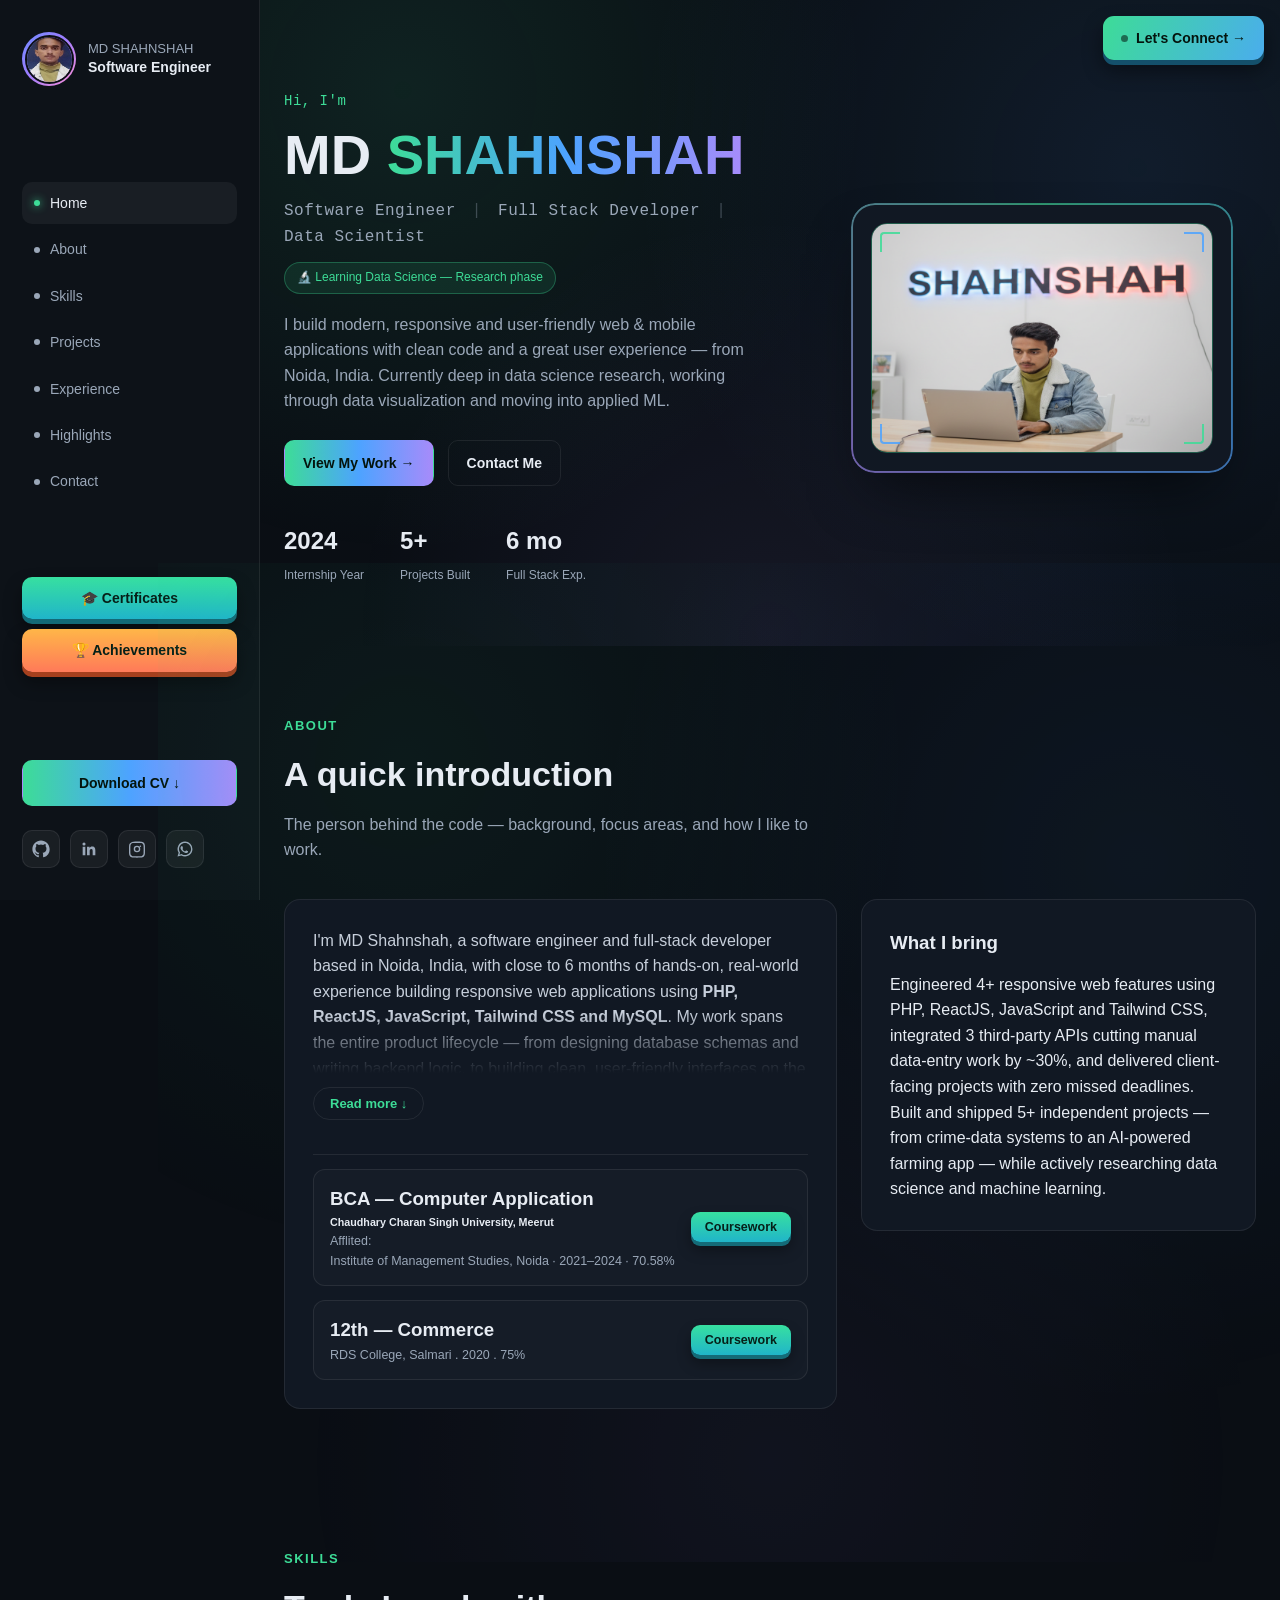
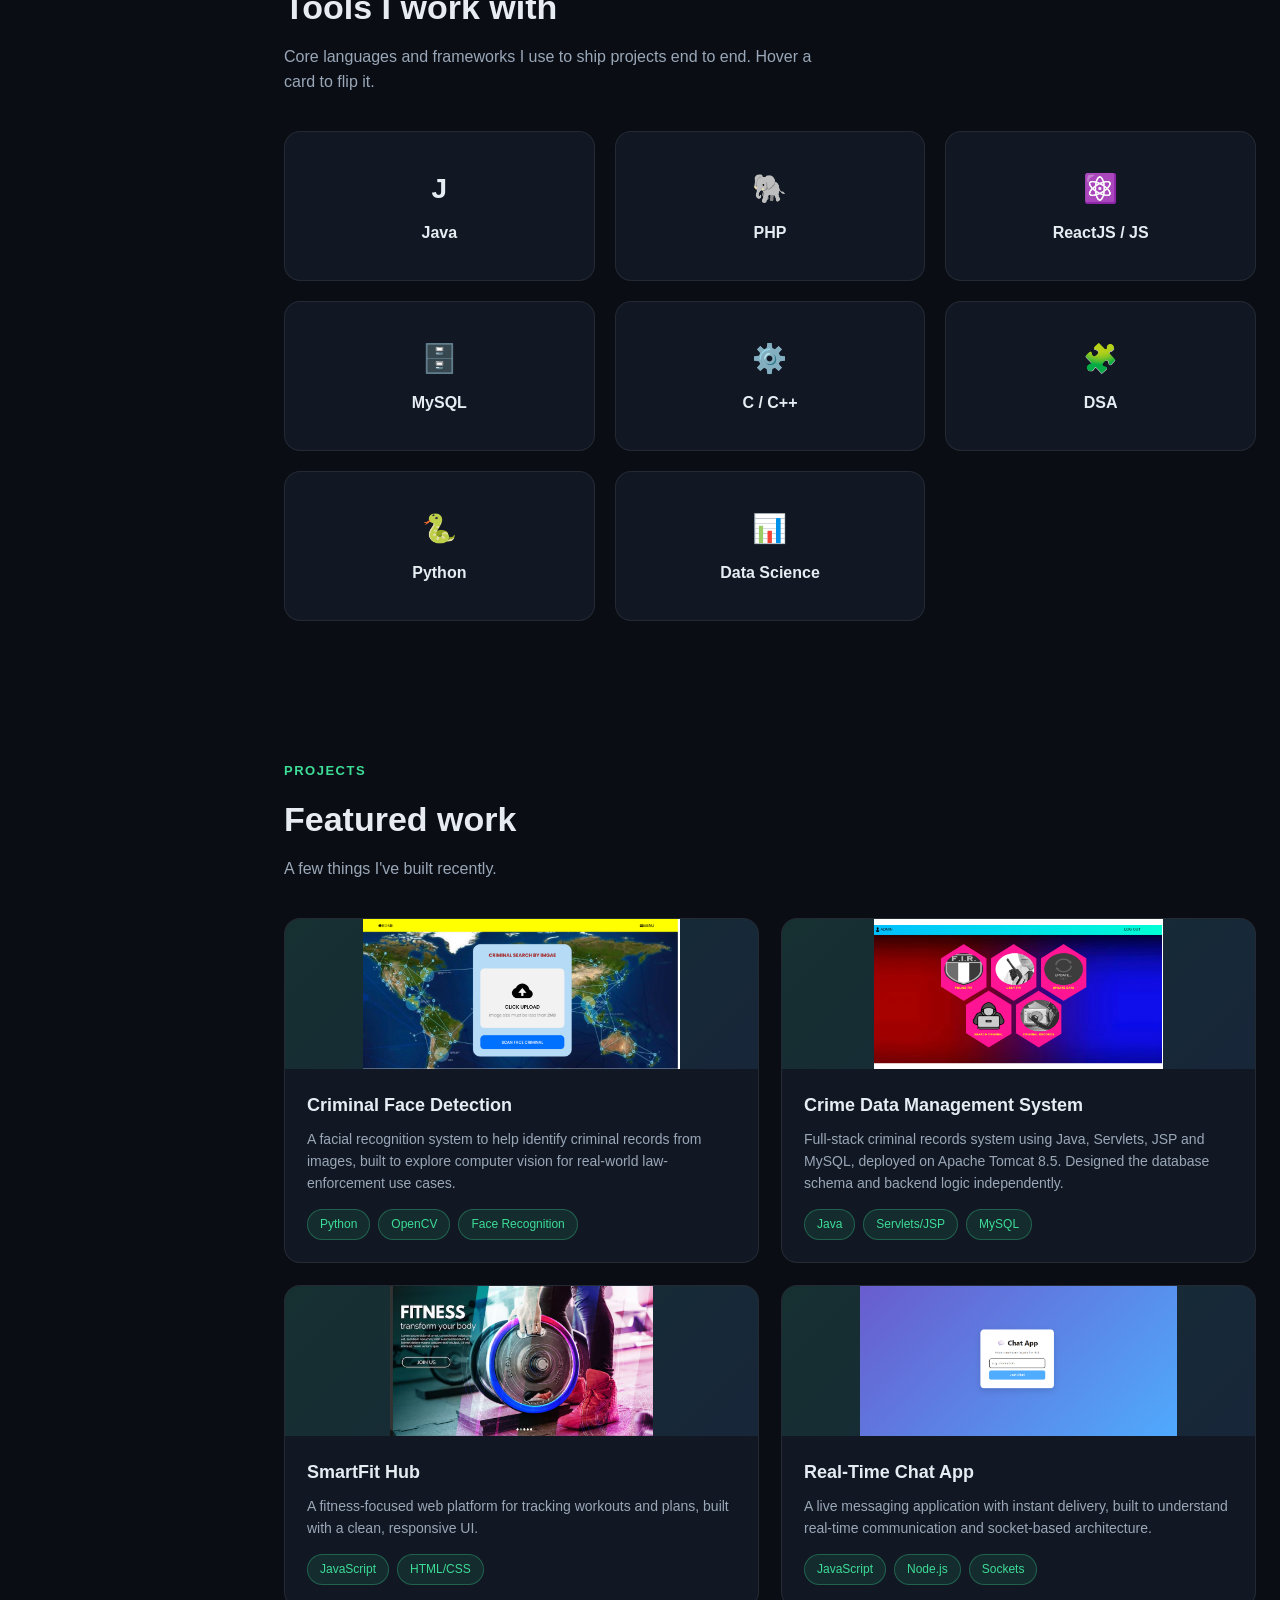
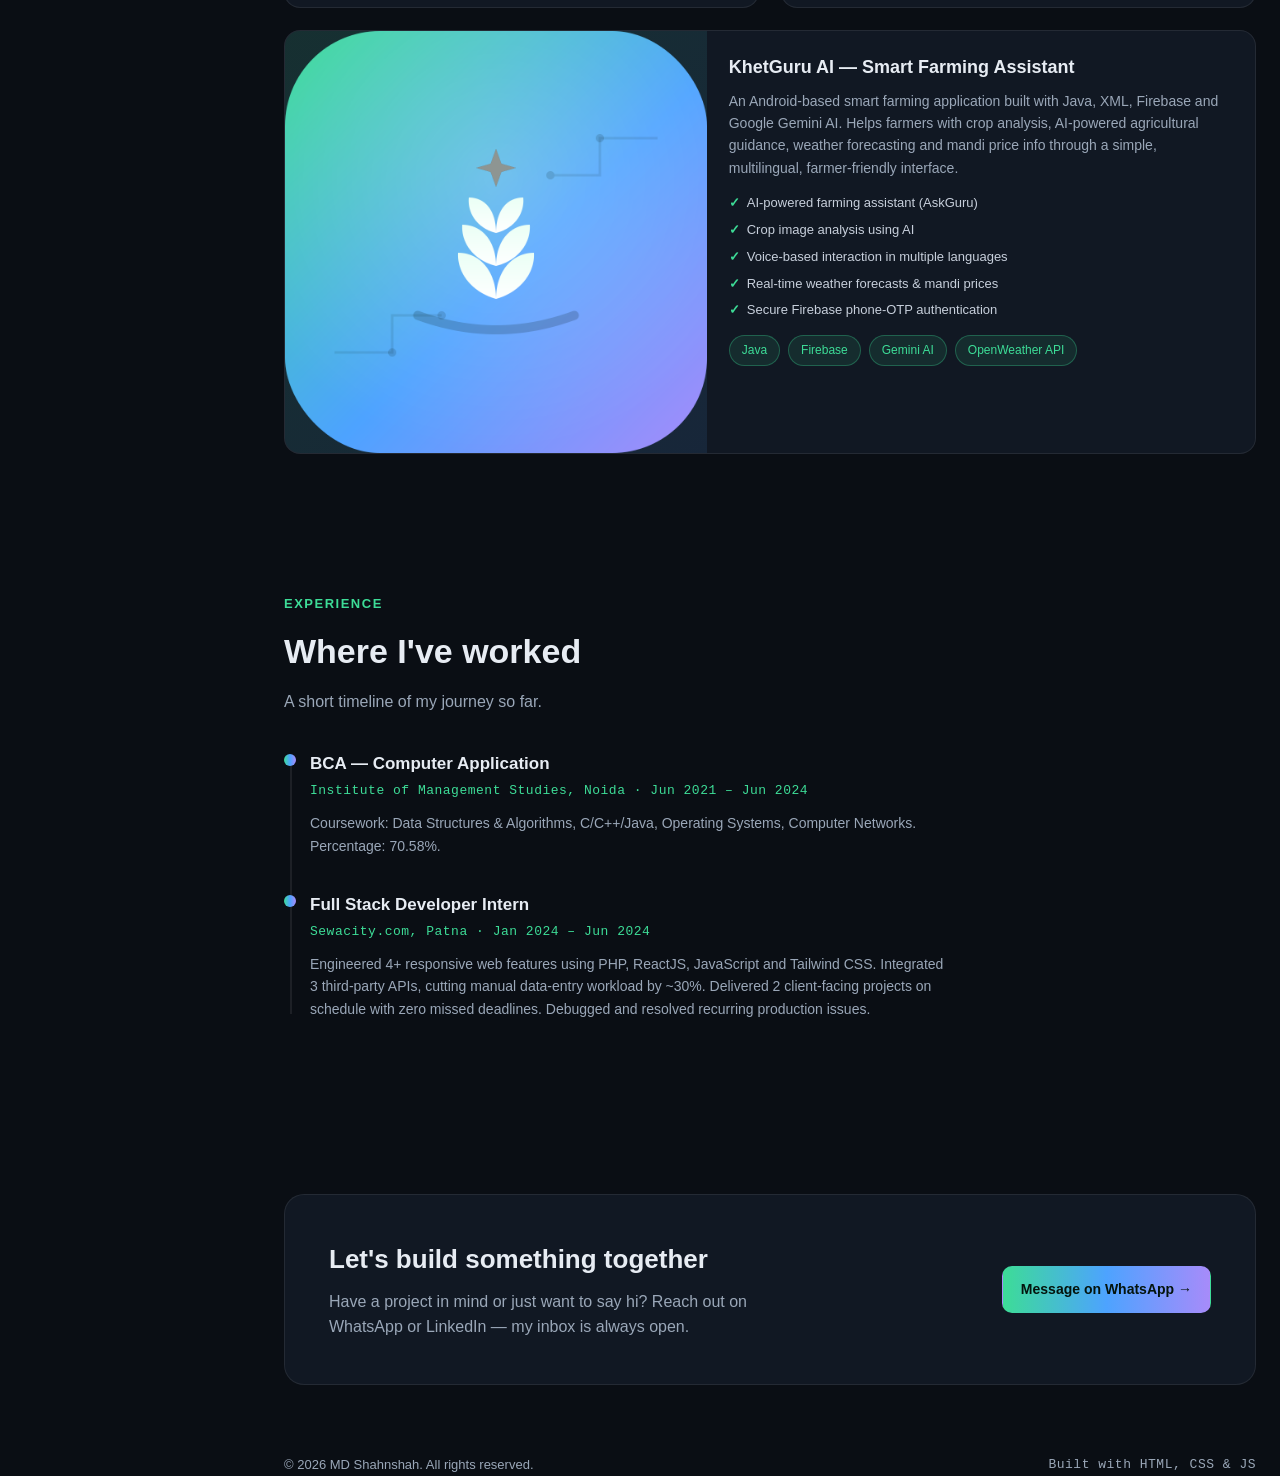
<file: index.html>
<!DOCTYPE html>
<html lang="en">
<head>
<meta charset="UTF-8">
<meta name="viewport" content="width=device-width, initial-scale=1.0">
<title>MD SHAHNSHAH — Software Engineer | Full Stack Developer | Data Scientist</title>
<link rel="stylesheet" href="css/style.css">

<!-- ====== FIX PATCH ====== -->
<style>
/* --- Circular gradient-ring profile avatar (topbar + sidebar) --- */
.mark-photo{
  border-radius:50%;
  overflow:hidden;
  padding:2.5px;
  background:linear-gradient(135deg,#6f8cff,#9b7dff 45%,#ff8fd6);
  flex-shrink:0;
}
.mark-photo img{
  width:100%; height:100%;
  object-fit:cover;
  border-radius:50%;
  display:block;
  border:2px solid #0b0f14;
}
.side .brand .mark-photo{ width:54px; height:54px; }
.topbar .brand .mark-photo.mark-photo-sm{ width:34px; height:34px; }

/* --- Certificates / Achievements as standalone 3D buttons --- */
.mini-3d-wrap{ perspective:700px; display:inline-block; }
.mini-3d-btn{
  display:flex; align-items:center; gap:8px;
  padding:10px 16px;
  border-radius:10px;
  font-weight:700;
  font-size:14px;
  text-decoration:none;
  color:#062018;
  background:linear-gradient(180deg,#37e0a0,#20b5c9);
  box-shadow:0 5px 0 #146b78, 0 10px 18px rgba(0,0,0,.4);
  transform:translateY(0) rotateX(0deg);
  transform-style:preserve-3d;
  transition:transform .25s cubic-bezier(.2,.8,.3,1.4), box-shadow .25s ease;
  cursor:pointer;
}
.mini-3d-btn:hover{ transform:translateY(-3px) rotateX(8deg); box-shadow:0 8px 0 #146b78, 0 16px 24px rgba(0,0,0,.45); }
.mini-3d-btn.opening{ transform:translateY(2px) rotateX(-25deg) scale(.94); box-shadow:0 2px 0 #146b78, 0 4px 10px rgba(0,0,0,.3); }
.mini-3d-btn.achieve-btn{ background:linear-gradient(180deg,#ffb648,#ff7a59); box-shadow:0 5px 0 #a5401e, 0 10px 18px rgba(0,0,0,.4); }
.mini-3d-btn.achieve-btn:hover{ box-shadow:0 8px 0 #a5401e, 0 16px 24px rgba(0,0,0,.45); }
.mini-3d-btn.achieve-btn.opening{ box-shadow:0 2px 0 #a5401e, 0 4px 10px rgba(0,0,0,.3); }

/* sidebar placement: stacked, directly under Contact */
.side .mini-btn-row{
  display:flex; flex-direction:column; gap:10px;
  margin:14px 0 4px;
}
.side .mini-btn-row .mini-3d-wrap{ display:block; }
.side .mini-btn-row .mini-3d-btn{ width:100%; justify-content:center; }

/* topbar placement: sit after Contact, on the same row */
.topbar .mini-btn-row{ display:flex; gap:10px; margin-left:10px; }
.topbar .mini-3d-btn{ padding:7px 14px; font-size:13px; }

/* --- Project thumbnails: consistent, shorter height --- */
.project-thumb.project-thumb-img{ height:150px; overflow:hidden; }
.project-thumb.project-thumb-img img{ width:100%; height:150px; object-fit:contain; object-position:center; display:block; }
.project-card-featured .project-thumb.project-thumb-img{ height:100%; }
.project-card-featured .project-thumb.project-thumb-img img{ height:100%; }
.project-card-featured{ cursor:pointer; }

/* --- KhetGuru full detail modal --- */
.kg-modal-overlay{
  position:fixed; inset:0;
  background:rgba(3,8,10,.75);
  display:none; align-items:flex-start; justify-content:center;
  z-index:1000; padding:40px 20px;
  overflow-y:auto;
}
.kg-modal-overlay.open{ display:flex; }
.kg-modal{
  background:#0f1720;
  border:1px solid rgba(255,255,255,.1);
  border-radius:16px;
  max-width:820px; width:100%;
  position:relative;
}
.kg-modal-img{ width:100%; max-height:260px; object-fit:cover; object-position:top; border-radius:16px 16px 0 0; display:block; }
.kg-modal-close{
  position:absolute; top:14px; right:16px;
  background:rgba(0,0,0,.5); border:none; color:#fff;
  width:34px; height:34px; border-radius:50%;
  cursor:pointer; font-size:17px; z-index:2;
}
.kg-modal-body{ padding:28px 30px 34px; }
.kg-modal-body h2{ margin:0 0 12px; font-size:23px; color:#fff; }
.kg-modal-body h4{ color:#7fe6b8; margin:22px 0 8px; font-size:14px; text-transform:uppercase; letter-spacing:.05em; }
.kg-modal-body h5{ color:#cfe; margin:14px 0 6px; font-size:13.5px; font-weight:700; }
.kg-modal-body p{ color:#b9c4c2; line-height:1.6; margin:0 0 12px; }
.kg-modal-body ul{ margin:0 0 4px; padding-left:20px; color:#d7e2e0; }
.kg-modal-body li{ margin-bottom:5px; line-height:1.5; }
.kg-modal-tags{ display:flex; flex-wrap:wrap; gap:8px; margin-top:16px; }
/* --- Education section (replaces old fact-list) --- */
.edu-list{ margin-top:14px; padding-top:14px; border-top:1px solid rgba(255,255,255,.08); display:flex; flex-direction:column; gap:14px; }
.edu-item{ background:rgba(255,255,255,.02); border:1px solid rgba(255,255,255,.08); border-radius:12px; padding:14px 16px; }
.edu-item-head{ display:flex; align-items:center; justify-content:space-between; gap:12px; flex-wrap:wrap; }
.edu-item-head h4{ font-size:14px; color:#e7ecf3; margin:0 0 3px; }
.edu-item-head p{ font-size:12.5px; color:#9aa7b8; margin:0; }
.edu-3d-btn{
  flex-shrink:0;
  padding:8px 14px;
  border-radius:9px;
  font-weight:700;
  font-size:12.5px;
  color:#062018;
  background:linear-gradient(180deg,#37e0a0,#20b5c9);
  box-shadow:0 4px 0 #146b78, 0 8px 14px rgba(0,0,0,.35);
  border:none;
  cursor:pointer;
  transform:translateY(0);
  transition:transform .18s cubic-bezier(.2,.8,.3,1.4), box-shadow .18s ease;
}
.edu-3d-btn:hover{ transform:translateY(-2px); box-shadow:0 6px 0 #146b78, 0 12px 18px rgba(0,0,0,.4); }
.edu-3d-btn.active{ transform:translateY(2px) scale(.97); box-shadow:0 2px 0 #146b78, 0 4px 8px rgba(0,0,0,.3); }
.edu-item-body{ max-height:0; overflow:hidden; transition:max-height .4s ease, margin-top .4s ease; margin-top:0; }
.edu-item-body.open{ max-height:300px; margin-top:12px; }
.edu-item-body ul{ list-style:none; margin:0; padding:0; display:grid; grid-template-columns:1fr 1fr; gap:8px; }
.edu-item-body li{ font-size:12.5px; color:#c7cfdb; padding-left:14px; position:relative; }
.edu-item-body li::before{ content:'▹'; position:absolute; left:0; color:#3ddc97; }
@media (max-width:520px){ .edu-item-body ul{ grid-template-columns:1fr; } }
</style>
</head>
<body>

<div class="floating-connect-wrap">
  <a href="#contact" class="floating-connect" id="floatingConnect"><span class="fc-dot"></span> Let's Connect →</a>
</div>

<div class="topbar">
  <div class="brand"><div class="mark-photo mark-photo-sm"><img src="assets/profile.jpg" alt="MD SHAHNSHAH"></div></div>
  <nav>
    <a href="#home">Home</a>
    <a href="#about">About</a>
    <a href="#skills">Skills</a>
    <a href="#projects">Projects</a>
    <a href="#experience">Experience</a>
    <a href="#highlights">Highlights</a>
    <a href="#contact">Contact</a>
    <div class="mini-btn-row">
      <div class="mini-3d-wrap"><span class="mini-3d-btn cert-btn" data-href="certificates.html">🎓 Certificates</span></div>
      <div class="mini-3d-wrap"><span class="mini-3d-btn achieve-btn" data-href="achievements.html">🏆 Achievements</span></div>
    </div>
  </nav>
</div>

<div class="shell">
<aside class="side">
  <div class="brand">
    <div class="mark-photo"><img src="assets/profile.jpg" alt="MD Shahnshah"></div>
    <div class="name">MD SHAHNSHAH<br><b>Software Engineer</b></div>
  </div>
  <nav>
    <ul>
      <li><a href="#home" class="active"><span class="dot"></span> Home</a></li>
      <li><a href="#about"><span class="dot"></span> About</a></li>
      <li><a href="#skills"><span class="dot"></span> Skills</a></li>
      <li><a href="#projects"><span class="dot"></span> Projects</a></li>
      <li><a href="#experience"><span class="dot"></span> Experience</a></li>
      <li><a href="#highlights"><span class="dot"></span> Highlights</a></li>
      <li><a href="#contact"><span class="dot"></span> Contact</a></li>
    </ul>
  </nav>
  <div class="mini-btn-row">
    <div class="mini-3d-wrap"><span class="mini-3d-btn cert-btn" data-href="certificates.html">🎓 Certificates</span></div>
    <div class="mini-3d-wrap"><span class="mini-3d-btn achieve-btn" data-href="achievements.html">🏆 Achievements</span></div>
  </div>
  <div class="cta">
    <a href="assets/SHAHNSHAH-RESUME.pdf" download class="btn btn-primary">Download CV ↓</a>
    <div class="social-row">
      <a href="https://github.com/shahanshah786" title="GitHub" target="_blank" rel="noopener">
        <svg viewBox="0 0 24 24"><path d="M12 .5C5.73.5.5 5.73.5 12c0 5.09 3.29 9.4 7.86 10.93.57.1.78-.25.78-.55 0-.27-.01-1.17-.02-2.12-3.2.7-3.88-1.36-3.88-1.36-.52-1.33-1.28-1.68-1.28-1.68-1.04-.71.08-.7.08-.7 1.15.08 1.76 1.18 1.76 1.18 1.03 1.76 2.7 1.25 3.36.96.1-.75.4-1.25.73-1.54-2.55-.29-5.24-1.28-5.24-5.68 0-1.25.45-2.28 1.18-3.08-.12-.29-.51-1.46.11-3.04 0 0 .96-.31 3.15 1.18a10.9 10.9 0 0 1 5.74 0c2.19-1.49 3.15-1.18 3.15-1.18.62 1.58.23 2.75.11 3.04.73.8 1.18 1.83 1.18 3.08 0 4.41-2.69 5.38-5.25 5.67.41.36.78 1.06.78 2.14 0 1.55-.01 2.79-.01 3.17 0 .3.2.66.79.55A10.52 10.52 0 0 0 23.5 12C23.5 5.73 18.27.5 12 .5Z"/></svg>
      </a>
      <a href="https://www.linkedin.com/in/md-shahnshah-4562a4266/" title="LinkedIn" target="_blank" rel="noopener">
        <svg viewBox="0 0 24 24"><path d="M20.45 20.45h-3.55v-5.57c0-1.33-.02-3.03-1.85-3.03-1.85 0-2.14 1.45-2.14 2.94v5.66H9.36V9h3.41v1.56h.05c.47-.9 1.63-1.85 3.36-1.85 3.6 0 4.27 2.37 4.27 5.45v6.29ZM5.34 7.43a2.06 2.06 0 1 1 0-4.12 2.06 2.06 0 0 1 0 4.12ZM7.12 20.45H3.56V9h3.56v11.45Z"/></svg>
      </a>
      <a href="https://www.instagram.com/shanshu.1" title="Instagram" target="_blank" rel="noopener">
        <svg viewBox="0 0 24 24"><path d="M12 2.16c3.2 0 3.58.01 4.85.07 1.17.05 1.97.24 2.43.4a4.9 4.9 0 0 1 1.77 1.15c.5.5.85 1.06 1.15 1.77.16.46.35 1.26.4 2.43.06 1.27.07 1.65.07 4.85s-.01 3.58-.07 4.85c-.05 1.17-.24 1.97-.4 2.43a4.9 4.9 0 0 1-1.15 1.77 4.9 4.9 0 0 1-1.77 1.15c-.46.16-1.26.35-2.43.4-1.27.06-1.65.07-4.85.07s-3.58-.01-4.85-.07c-1.17-.05-1.97-.24-2.43-.4a4.9 4.9 0 0 1-1.77-1.15 4.9 4.9 0 0 1-1.15-1.77c-.16-.46-.35-1.26-.4-2.43-.06-1.27-.07-1.65-.07-4.85s.01-3.58.07-4.85c.05-1.17.24-1.97.4-2.43A4.9 4.9 0 0 1 3.95 3.78a4.9 4.9 0 0 1 1.77-1.15c.46-.16 1.26-.35 2.43-.4C9.42 2.17 9.8 2.16 12 2.16Zm0 1.8c-3.15 0-3.5.01-4.74.07-.96.04-1.48.2-1.82.34-.46.18-.79.4-1.13.74-.34.34-.56.67-.74 1.13-.14.34-.3.86-.34 1.82-.06 1.24-.07 1.6-.07 4.74s.01 3.5.07 4.74c.04.96.2 1.48.34 1.82.18.46.4.79.74 1.13.34.34.67.56 1.13.74.34.14.86.3 1.82.34 1.24.06 1.6.07 4.74.07s3.5-.01 4.74-.07c.96-.04 1.48-.2 1.82-.34.46-.18.79-.4 1.13-.74.34-.34.56-.67.74-1.13.14-.34.3-.86.34-1.82.06-1.24.07-1.6.07-4.74s-.01-3.5-.07-4.74c-.04-.96-.2-1.48-.34-1.82a3.06 3.06 0 0 0-.74-1.13 3.06 3.06 0 0 0-1.13-.74c-.34-.14-.86-.3-1.82-.34-1.24-.06-1.6-.07-4.74-.07Zm0 3.65a4.39 4.39 0 1 1 0 8.78 4.39 4.39 0 0 1 0-8.78Zm0 1.8a2.59 2.59 0 1 0 0 5.18 2.59 2.59 0 0 0 0-5.18Zm4.56-2a1.03 1.03 0 1 1 0 2.06 1.03 1.03 0 0 1 0-2.06Z"/></svg>
      </a>
      <a href="https://wa.me/917903267211" title="WhatsApp" target="_blank" rel="noopener" class="whatsapp">
        <svg viewBox="0 0 24 24"><path d="M12.02 2.1a9.9 9.9 0 0 0-8.5 15L2 22l5.06-1.47a9.9 9.9 0 0 0 4.96 1.33h.01c5.46 0 9.9-4.43 9.9-9.9a9.85 9.85 0 0 0-2.9-6.99 9.83 9.83 0 0 0-7.01-2.87Zm0 1.8c2.15 0 4.18.84 5.7 2.37a8.03 8.03 0 0 1 2.36 5.71c0 4.46-3.63 8.09-8.09 8.09a8.1 8.1 0 0 1-4.12-1.13l-.3-.17-3 .87.88-2.93-.19-.3a8.06 8.06 0 0 1-1.24-4.3c0-4.46 3.63-8.09 8.09-8.09Zm-4.5 4.3c-.16 0-.42.06-.64.3-.22.24-.85.83-.85 2.03 0 1.2.87 2.35 1 2.51.12.16 1.7 2.72 4.19 3.7.58.25 1.04.4 1.4.51.59.19 1.13.16 1.55.1.47-.07 1.46-.6 1.67-1.18.2-.58.2-1.08.14-1.18-.06-.1-.23-.16-.47-.28-.24-.12-1.46-.72-1.68-.8-.23-.08-.4-.12-.56.12-.16.24-.64.8-.79.97-.14.16-.29.18-.53.06-.24-.12-1.03-.38-1.96-1.21a7.36 7.36 0 0 1-1.36-1.7c-.14-.24-.02-.37.11-.49.11-.11.24-.29.36-.43.12-.14.16-.24.24-.4.08-.16.04-.3-.02-.42-.06-.12-.56-1.36-.78-1.85-.2-.48-.41-.42-.56-.42h-.47Z"/></svg>
      </a>
    </div>
  </div>
</aside>

<main>

<!-- ================= HERO ================= -->
<section class="hero" id="home">
  <div class="hero-bg" data-parallax></div>
  <div class="wrap hero-grid">
    <div class="reveal in">
      <div class="kicker mono">Hi, I'm</div>
      <h1>MD <span>SHAHNSHAH</span></h1>
      <div class="role-line mono">Software Engineer <span class="pipe">|</span> Full Stack Developer <span class="pipe">|</span> Data Scientist</div>
      <span class="tag learning-tag">🔬 Learning Data Science — Research phase</span>
      <p class="lede">I build modern, responsive and user-friendly web &amp; mobile applications with clean code and a great user experience — from Noida, India. Currently deep in data science research, working through data visualization and moving into applied ML.</p>
      <div class="actions">
        <a href="#projects" class="btn btn-primary">View My Work →</a>
        <a href="#contact" class="btn btn-ghost">Contact Me</a>
      </div>
      <div class="stats-row">
        <div><b>2024</b><span>Internship Year</span></div>
        <div><b>5+</b><span>Projects Built</span></div>
        <div><b>6 mo</b><span>Full Stack Exp.</span></div>
      </div>
    </div>
    <div class="tilt-stage">
      <div class="tilt-card" data-tilt>
        <div class="badge"><span class="pulse"></span> Available for work</div>
        <div class="photo-frame">
          <img src="assets/home.png" alt="MD Shahnshah">
          <div class="scan"></div>
          <span class="hud-corner tl"></span>
          <span class="hud-corner tr"></span>
          <span class="hud-corner bl"></span>
          <span class="hud-corner br"></span>
        </div>
        <div class="float-chip chip-1">const dev = "Shahnshah";</div>
        <div class="float-chip chip-2">✓ Zero missed deadlines</div>
      </div>
    </div>
  </div>
</section>

<!-- ================= ABOUT ================= -->
<section id="about">
  <div class="hero-bg hero-bg-2" data-parallax></div>
  <div class="wrap">
    <div class="eyebrow reveal">About</div>
    <h2 class="sec-title reveal">A quick introduction</h2>
    <p class="sec-sub reveal">The person behind the code — background, focus areas, and how I like to work.</p>

    <div class="about-grid reveal">
      <div class="card about-text">
        <div class="bio-collapsed" id="bioText">
          <p>I'm MD Shahnshah, a software engineer and full-stack developer based in Noida, India, with close to 6 months of hands-on, real-world experience building responsive web applications using <b>PHP, ReactJS, JavaScript, Tailwind CSS and MySQL</b>. My work spans the entire product lifecycle — from designing database schemas and writing backend logic, to building clean, user-friendly interfaces on the frontend.</p>

          <p class="bio-more">During my internship at Sewacity.com, I engineered 4+ responsive web features, integrated 3 third-party APIs that cut manual data-entry work by roughly 30%, and delivered client-facing projects on schedule with zero missed deadlines — a track record I'm proud of and continue to build on. I also debugged and resolved recurring production issues, which taught me a lot about writing maintainable, dependable code rather than just "code that works once."</p>

          <p class="bio-more">Beyond web development, I have a strong foundation in <b>Data Structures & Algorithms, Java, C and C++</b>, built through my BCA coursework and reinforced through independent projects like a full-stack Crime Data Management System (Java, Servlets, JSP, MySQL, deployed on Apache Tomcat) and a Criminal Face Detection system that combines computer vision with a practical, real-world use case.</p>

          <p class="bio-more">I'm also the developer behind <b>KhetGuru AI</b>, an Android smart-farming assistant built with Java, Firebase and Google Gemini AI, designed to help farmers get AI-powered crop guidance, weather forecasts and market prices in their own language — a project that pushed me to work with speech recognition, real-time databases and AI APIs in a mobile context.</p>

          <p class="bio-more">Right now, I'm actively researching and building in <b>Data Science</b> — currently working through data visualization, and steadily moving toward applied machine learning. I like to treat every new project as a chance to go one level deeper: understand the "why" behind a tool, not just the "how."</p>

          <p class="bio-more">Along the way, I've earned certificates and recognitions in JavaScript, PHP & MySQL, Web Development, Cybersecurity, LibreOffice, and IoT — alongside real project delivery experience at Sewacity.com, all of which I've documented on my <a href="certificates.html">Certificates</a> and <a href="achievements.html">Achievements</a> pages.</p>

          <p class="bio-more">I care about writing clean, readable code, shipping things that actually work for real users, and staying curious enough to keep learning outside my comfort zone — right now, that means data science and AI. If you're looking for someone who can take a project from database schema to deployed product, and who's genuinely excited about the next thing to learn, let's talk.</p>
        </div>
        <button class="read-more-btn" id="readMoreBtn">Read more ↓</button>

        <div class="edu-list">
          <div class="edu-item">
            <div class="edu-item-head">
              <div>
                <h3>BCA — Computer Application</h3>
                <h6>Chaudhary Charan Singh University, Meerut</h6>
                <p>Afflited:</p> <p>Institute of Management Studies, Noida · 2021–2024 · 70.58%</p>
              </div>
              <button class="edu-3d-btn" data-target="eduBCA">Coursework</button>
            </div>
            <div class="edu-item-body" id="eduBCA">
              <ul>
                <li>Data Structures &amp; Algorithms</li>
                <li>Java, C &amp; C++</li>
                <li>Operating Systems</li>
                <li>Computer Networks</li>
                <li>DBMS &amp; MySQL</li>
                <li>Web Technologies</li>
                <li>Software Engineering</li>
                <li>Computer Organization</li>
              </ul>
            </div>
          </div>

          <div class="edu-item">
            <div class="edu-item-head">
              <div>
                <h3>12th — Commerce</h3>
                <p>RDS College, Salmari . 2020 . 75% </p>
              </div>
              <button class="edu-3d-btn" data-target="edu12th">Coursework</button>
            </div>
            <div class="edu-item-body" id="edu12th">
              <ul>
                <li>Accountancy</li>
                <li>Business Studies</li>
                <li>Economics</li>
                <li>English</li>
                <li>Computer Application</li>
              </ul>
            </div>
          </div>
        </div>
      </div>

      <div class="card">
        <h3 style="margin-bottom:14px;">What I bring</h3>
        <p class="about-text">Engineered 4+ responsive web features using PHP, ReactJS, JavaScript and Tailwind CSS, integrated 3 third-party APIs cutting manual data-entry work by ~30%, and delivered client-facing projects with zero missed deadlines. Built and shipped 5+ independent projects — from crime-data systems to an AI-powered farming app — while actively researching data science and machine learning.</p>
      </div>
    </div>
  </div>
</section>

<!-- ================= SKILLS ================= -->
<section id="skills">
  <div class="wrap">
    <div class="eyebrow reveal">Skills</div>
    <h2 class="sec-title reveal">Tools I work with</h2>
    <p class="sec-sub reveal">Core languages and frameworks I use to ship projects end to end. Hover a card to flip it.</p>

    <div class="skills-grid-3d reveal">
      <div class="skill-3d">
        <div class="skill-3d-inner">
          <div class="skill-3d-front"><span class="skill-icon skill-badge">J</span><span>Java</span></div>
          <div class="skill-3d-back"><b>85%</b><div class="bar"><i data-level="85"></i></div><p>OOP, Android, backend logic</p></div>
        </div>
      </div>
      <div class="skill-3d">
        <div class="skill-3d-inner">
          <div class="skill-3d-front"><span class="skill-icon">🐘</span><span>PHP</span></div>
          <div class="skill-3d-back"><b>85%</b><div class="bar"><i data-level="85"></i></div><p>Server-side logic, REST APIs, MySQL</p></div>
        </div>
      </div>
      <div class="skill-3d">
        <div class="skill-3d-inner">
          <div class="skill-3d-front"><span class="skill-icon">⚛️</span><span>ReactJS / JS</span></div>
          <div class="skill-3d-back"><b>80%</b><div class="bar"><i data-level="80"></i></div><p>Components, hooks, responsive UI</p></div>
        </div>
      </div>
      <div class="skill-3d">
        <div class="skill-3d-inner">
          <div class="skill-3d-front"><span class="skill-icon">🗄️</span><span>MySQL</span></div>
          <div class="skill-3d-back"><b>80%</b><div class="bar"><i data-level="80"></i></div><p>Schema design, queries, optimization</p></div>
        </div>
      </div>
      <div class="skill-3d">
        <div class="skill-3d-inner">
          <div class="skill-3d-front"><span class="skill-icon">⚙️</span><span>C / C++</span></div>
          <div class="skill-3d-back"><b>75%</b><div class="bar"><i data-level="75"></i></div><p>Systems programming fundamentals</p></div>
        </div>
      </div>
      <div class="skill-3d">
        <div class="skill-3d-inner">
          <div class="skill-3d-front"><span class="skill-icon">🧩</span><span>DSA</span></div>
          <div class="skill-3d-back"><b>70%</b><div class="bar"><i data-level="70"></i></div><p>Data structures &amp; algorithms</p></div>
        </div>
      </div>
      <div class="skill-3d">
        <div class="skill-3d-inner">
          <div class="skill-3d-front"><span class="skill-icon">🐍</span><span>Python</span></div>
          <div class="skill-3d-back"><b>50%</b><div class="bar"><i data-level="50"></i></div><p>Scripting, data &amp; ML basics</p></div>
        </div>
      </div>
      <div class="skill-3d">
        <div class="skill-3d-inner">
          <div class="skill-3d-front"><span class="skill-icon">📊</span><span>Data Science</span></div>
          <div class="skill-3d-back"><b>45%</b><div class="bar"><i data-level="45"></i></div><p>Data visualization, moving into ML</p></div>
        </div>
      </div>
    </div>
  </div>
</section>

<!-- ================= PROJECTS ================= -->
<section id="projects">
  <div class="wrap">
    <div class="eyebrow reveal">Projects</div>
    <h2 class="sec-title reveal">Featured work</h2>
    <p class="sec-sub reveal">A few things I've built recently.</p>

    <div class="project-grid reveal">

      <a class="project-card" href="https://github.com/shahanshah786/CriminalFaceDetection" target="_blank" rel="noopener">
        <div class="project-thumb project-thumb-img"><img src="assets/project-criminalface.png" alt="Criminal Face Detection app screenshot"></div>
        <div class="project-body">
          <h3>Criminal Face Detection</h3>
          <p>A facial recognition system to help identify criminal records from images, built to explore computer vision for real-world law-enforcement use cases.</p>
          <div class="tag-row"><span class="tag">Python</span><span class="tag">OpenCV</span><span class="tag">Face Recognition</span></div>
        </div>
      </a>

      <a class="project-card" href="https://github.com/shahanshah786/CrimeDataManagementSystem" target="_blank" rel="noopener">
        <div class="project-thumb project-thumb-img"><img src="assets/project-crimedata.png" alt="Crime Data Management System admin panel"></div>
        <div class="project-body">
          <h3>Crime Data Management System</h3>
          <p>Full-stack criminal records system using Java, Servlets, JSP and MySQL, deployed on Apache Tomcat 8.5. Designed the database schema and backend logic independently.</p>
          <div class="tag-row"><span class="tag">Java</span><span class="tag">Servlets/JSP</span><span class="tag">MySQL</span></div>
        </div>
      </a>

      <a class="project-card" href="https://github.com/shahanshah786/SmartFit_Hub" target="_blank" rel="noopener">
        <div class="project-thumb project-thumb-img"><img src="assets/project-smartfit.png" alt="SmartFit Hub fitness landing page"></div>
        <div class="project-body">
          <h3>SmartFit Hub</h3>
          <p>A fitness-focused web platform for tracking workouts and plans, built with a clean, responsive UI.</p>
          <div class="tag-row"><span class="tag">JavaScript</span><span class="tag">HTML/CSS</span></div>
        </div>
      </a>

      <a class="project-card" href="https://github.com/shahanshah786/real-time-chat-app" target="_blank" rel="noopener">
        <div class="project-thumb project-thumb-img"><img src="assets/project-chatapp.png" alt="Real-Time Chat App join screen"></div>
        <div class="project-body">
          <h3>Real-Time Chat App</h3>
          <p>A live messaging application with instant delivery, built to understand real-time communication and socket-based architecture.</p>
          <div class="tag-row"><span class="tag">JavaScript</span><span class="tag">Node.js</span><span class="tag">Sockets</span></div>
        </div>
      </a>

      <div class="project-card project-card-featured" id="khetguruCard">
        <div class="project-thumb project-thumb-img">
          <img src="assets/khetguru-icon.png" alt="KhetGuru AI app screenshot">
        </div>





        
        <div class="project-body">
          <h3>KhetGuru AI — Smart Farming Assistant</h3>
          <p>An Android-based smart farming application built with Java, XML, Firebase and Google Gemini AI. Helps farmers with crop analysis, AI-powered agricultural guidance, weather forecasting and mandi price info through a simple, multilingual, farmer-friendly interface.</p>
          <ul class="feature-list">
            <li>AI-powered farming assistant (AskGuru)</li>
            <li>Crop image analysis using AI</li>
            <li>Voice-based interaction in multiple languages</li>
            <li>Real-time weather forecasts &amp; mandi prices</li>
            <li>Secure Firebase phone-OTP authentication</li>
          </ul>
          <div class="tag-row">
            <span class="tag">Java</span><span class="tag">Firebase</span><span class="tag">Gemini AI</span><span class="tag">OpenWeather API</span>
          </div>
        </div>
      </div>

    </div>
  </div>
</section>

<!-- ================= EXPERIENCE ================= -->
<section id="experience">
  <div class="wrap">
    <div class="eyebrow reveal">Experience</div>
    <h2 class="sec-title reveal">Where I've worked</h2>
    <p class="sec-sub reveal">A short timeline of my journey so far.</p>

    <div class="timeline reveal">

      <div class="tl-item">
        <div class="role">BCA — Computer Application</div>
        <div class="org mono">Institute of Management Studies, Noida · Jun 2021 – Jun 2024</div>
        <p>Coursework: Data Structures & Algorithms, C/C++/Java, Operating Systems, Computer Networks. Percentage: 70.58%.</p>
      </div>
      
      <div class="tl-item">
        <div class="role">Full Stack Developer Intern</div>
        <div class="org mono">Sewacity.com, Patna · Jan 2024 – Jun 2024</div>
        <p>Engineered 4+ responsive web features using PHP, ReactJS, JavaScript and Tailwind CSS. Integrated 3 third-party APIs, cutting manual data-entry workload by ~30%. Delivered 2 client-facing projects on schedule with zero missed deadlines. Debugged and resolved recurring production issues.</p>
      </div>
      
    </div>
  </div>
</section>



<!-- ================= CONTACT ================= -->
<section id="contact">
  <div class="wrap">
    <div class="contact-card reveal">
      <div>
        <h2>Let's build something together</h2>
        <p>Have a project in mind or just want to say hi? Reach out on WhatsApp or LinkedIn — my inbox is always open.</p>
      </div>
      <a href="https://wa.me/917903267211" class="btn btn-primary">Message on WhatsApp →</a>
    </div>
  </div>
</section>

<footer class="wrap">
  <span>© 2026 MD Shahnshah. All rights reserved.</span>
  <span class="mono">Built with HTML, CSS &amp; JS</span>
</footer>

</main>
</div>

<!-- KhetGuru AI — full project detail modal -->
<div class="kg-modal-overlay" id="kgModal">
  <div class="kg-modal">
    <button class="kg-modal-close" id="kgModalClose">✕</button>
    <img class="kg-modal-img" src="assets/khetguru-icon.png" alt="KhetGuru AI app screenshot">
    <div class="kg-modal-body">
      <h2>KhetGuru AI – Smart Farming Assistant</h2>
      <p>KhetGuru AI is a comprehensive Android application designed to support farmers with modern technology and Artificial Intelligence. The application was developed to simplify farming-related decision-making by providing crop guidance, weather updates, market information, and AI-powered assistance through a single platform.</p>

      <h4>Project Objective</h4>
      <p>The main objective of KhetGuru AI is to bridge the gap between farmers and technology by providing real-time agricultural information, crop recommendations, weather forecasts, and intelligent support in local languages. The application enables farmers to access important farming services directly from their smartphones.</p>

      <h4>Technologies Used</h4>
      <h5>Frontend (Android Development)</h5>
      <ul>
        <li>Java</li>
        <li>XML</li>
        <li>Android Studio</li>
        <li>Material Design Components</li>
        <li>RecyclerView</li>
        <li>ViewPager2</li>
        <li>Fragments</li>
        <li>CardView</li>
        <li>ConstraintLayout</li>
      </ul>
      <h5>Backend &amp; Cloud Services</h5>
      <ul>
        <li>Firebase Authentication (Phone OTP Login)</li>
        <li>Firebase Realtime Database</li>
        <li>Firebase Firestore Database</li>
        <li>Firebase Storage</li>
        <li>Firebase App Distribution</li>
      </ul>
      <h5>Artificial Intelligence &amp; APIs</h5>
      <ul>
        <li>Google Gemini AI API</li>
        <li>OpenWeather API</li>
        <li>Speech Recognition API</li>
        <li>Text-to-Speech (TTS)</li>
        <li>REST APIs</li>
        <li>JSON Data Parsing</li>
        <li>OkHttp Network Library</li>
      </ul>

      <h4>Architecture &amp; Development Process</h4>
      <p>The application was developed using Android Studio with Java as the primary programming language. XML was used to create responsive user interfaces. The app follows a modular structure where different functionalities such as Weather, Market, Profile, and AI Assistant are managed through separate Fragments.</p>
      <p>Firebase Authentication was integrated to allow secure login using mobile number OTP verification. User information is stored and synchronized using Firebase Firestore and Realtime Database. Firebase Storage is used to store profile images and agricultural-related media files.</p>
      <p>For AI functionality, Google Gemini API was integrated to create "AskGuru," an intelligent farming assistant capable of answering agriculture-related questions, providing crop guidance, and assisting farmers in multiple languages.</p>
      <p>Weather information is fetched through OpenWeather API, providing real-time weather conditions and forecasts. Voice-based interaction is enabled using Android Speech Recognition and Text-to-Speech APIs, allowing farmers to communicate with the AI assistant using voice commands.</p>

      <h4>Major Features</h4>
      <h5>AI Farming Assistant (AskGuru)</h5>
      <ul>
        <li>AI-powered agricultural chatbot</li>
        <li>Real-time farming guidance</li>
        <li>Crop-related recommendations</li>
        <li>Multilingual support</li>
        <li>Voice input and voice response</li>
      </ul>
      <h5>Crop Analysis</h5>
      <ul>
        <li>Upload crop images</li>
        <li>AI-based crop identification and analysis</li>
        <li>Disease and crop guidance support</li>
      </ul>
      <h5>Weather Forecast System</h5>
      <ul>
        <li>Real-time weather updates</li>
        <li>Temperature monitoring</li>
        <li>Rainfall prediction</li>
        <li>7-day weather forecast</li>
      </ul>
      <h5>Market Information</h5>
      <ul>
        <li>Crop market rates</li>
        <li>Mandi price information</li>
        <li>Market trend awareness</li>
      </ul>
      <h5>Farmer Profile Management</h5>
      <ul>
        <li>Personal details management</li>
        <li>Land information storage</li>
        <li>Address details management</li>
        <li>Secure cloud synchronization</li>
      </ul>
      <h5>Multi-Language Support</h5>
      <ul>
        <li>Hindi</li>
        <li>English</li>
        <li>Punjabi</li>
        <li>Tamil</li>
      </ul>

      <h4>Challenges Solved</h4>
      <ul>
        <li>Implemented secure OTP authentication using Firebase.</li>
        <li>Integrated AI capabilities through Gemini API.</li>
        <li>Managed cloud-based data storage and synchronization.</li>
        <li>Developed voice-enabled communication features.</li>
        <li>Designed a farmer-friendly UI focused on simplicity and accessibility.</li>
      </ul>

      <h4>Outcome</h4>
      <p>KhetGuru AI demonstrates the practical implementation of Android Development, Cloud Computing, Artificial Intelligence, Firebase Services, API Integration, and Voice Technologies in a real-world agricultural solution. The project showcases full-stack mobile application development skills, including frontend design, backend integration, cloud services, database management, AI integration, and user authentication.</p>

      <div class="kg-modal-tags">
        <span>Java</span><span>Firebase</span><span>Gemini AI</span><span>OpenWeather API</span><span>Android Studio</span>
      </div>
    </div>
  </div>
</div>

<script src="js/main.js"></script>
<script>
// --- Certificates / Achievements: 3D "open" animation before navigating ---
document.querySelectorAll('.mini-3d-btn').forEach(function(btn){
  btn.addEventListener('click', function(){
    var target = btn.getAttribute('data-href');
    btn.classList.add('opening');
    setTimeout(function(){ window.location.href = target; }, 260);
  });
});

// --- KhetGuru AI project card: open full detail modal instead of a GitHub link ---
var kgCard = document.getElementById('khetguruCard');
var kgModal = document.getElementById('kgModal');
var kgModalClose = document.getElementById('kgModalClose');
if(kgCard && kgModal){
  kgCard.addEventListener('click', function(){ kgModal.classList.add('open'); });
  kgModalClose.addEventListener('click', function(){ kgModal.classList.remove('open'); });
  kgModal.addEventListener('click', function(e){ if(e.target === kgModal) kgModal.classList.remove('open'); });
}

// --- Education: 3D button click reveals coursework ---
document.querySelectorAll('.edu-3d-btn').forEach(function(btn){
  btn.addEventListener('click', function(){
    var body = document.getElementById(btn.getAttribute('data-target'));
    if(!body) return;
    btn.classList.add('active');
    setTimeout(function(){ btn.classList.remove('active'); }, 180);
    body.classList.toggle('open');
  });
});
</script>
</body>
</html>
</file>
<file: css/style.css>
/* ============ RESET & BASE ============ */
* { margin:0; padding:0; box-sizing:border-box; }

:root{
  --bg:#0a0e14;
  --bg-soft:#0d1218;
  --card:#111823;
  --border:rgba(255,255,255,.08);
  --text:#e7ecf3;
  --muted:#9aa7b8;
  --green:#3ddc97;
  --blue:#4da3ff;
  --purple:#a78bfa;
  --grad: linear-gradient(90deg, var(--green), var(--blue), var(--purple));
  --radius:16px;
}

html{ scroll-behavior:smooth; }

body{
  background:var(--bg);
  color:var(--text);
  font-family:'Segoe UI', Roboto, -apple-system, sans-serif;
  line-height:1.6;
  overflow-x:hidden;
}

.mono{ font-family:'Courier New', monospace; letter-spacing:.5px; }

a{ color:inherit; text-decoration:none; }

.wrap{ max-width:1180px; margin:0 auto; padding:0 24px; }

img{ max-width:100%; display:block; }

/* ============ TOPBAR (mobile) ============ */
.topbar{
  display:none;
  position:sticky; top:0; z-index:50;
  background:rgba(10,14,20,.9);
  backdrop-filter:blur(10px);
  border-bottom:1px solid var(--border);
  padding:14px 20px;
  align-items:center;
  justify-content:space-between;
}
.topbar nav{ display:flex; gap:16px; overflow-x:auto; }
.topbar nav a{ font-size:13px; color:var(--muted); white-space:nowrap; }
.topbar .brand .mark{
  width:36px;height:36px;border-radius:10px;
  background:var(--grad);
  display:flex;align-items:center;justify-content:center;
  font-weight:800; color:#04140d;
}

/* ============ LAYOUT SHELL ============ */
.shell{ display:flex; min-height:100vh; }

.side{
  width:260px; flex-shrink:0;
  background:var(--bg-soft);
  border-right:1px solid var(--border);
  padding:32px 22px;
  position:sticky; top:0; height:100vh;
  display:flex; flex-direction:column; justify-content:space-between;
}
.side .brand{ display:flex; align-items:center; gap:12px; margin-bottom:36px; }
.side .brand .mark{
  width:46px;height:46px;border-radius:12px;
  background:var(--grad);
  display:flex;align-items:center;justify-content:center;
  font-weight:800; color:#04140d; font-size:15px;
}
.side .name{ font-size:13px; color:var(--muted); line-height:1.4; }
.side .name b{ color:var(--text); font-size:14px; }

.side nav ul{ list-style:none; display:flex; flex-direction:column; gap:4px; }
.side nav a{
  display:flex; align-items:center; gap:10px;
  padding:10px 12px; border-radius:10px;
  color:var(--muted); font-size:14px;
  transition:.2s;
}
.side nav a .dot{ width:6px;height:6px;border-radius:50%; background:var(--muted); transition:.2s; }
.side nav a:hover, .side nav a.active{ color:var(--text); background:rgba(255,255,255,.05); }
.side nav a:hover .dot, .side nav a.active .dot{ background:var(--green); box-shadow:0 0 8px var(--green); }

.cta{ display:flex; flex-direction:column; gap:10px; margin-top:24px; }
.btn{
  display:inline-flex; align-items:center; justify-content:center; gap:6px;
  padding:11px 18px; border-radius:10px;
  font-weight:600; font-size:14px;
  border:1px solid transparent; cursor:pointer; transition:.25s;
}
.btn-primary{ background:var(--grad); color:#04140d; }
.btn-primary:hover{ transform:translateY(-2px); box-shadow:0 8px 24px rgba(61,220,151,.25); }
.btn-ghost{ border-color:var(--border); color:var(--text); }
.btn-ghost:hover{ background:rgba(255,255,255,.06); }

.social-row{ display:flex; gap:10px; margin-top:14px; }
.social-row a{
  width:38px;height:38px; border-radius:10px;
  background:rgba(255,255,255,.05); border:1px solid var(--border);
  display:flex; align-items:center; justify-content:center;
  transition:.3s;
}
.social-row svg{ width:18px;height:18px; fill:var(--muted); transition:.3s; }
.social-row a:hover{ transform:translateY(-3px) rotateY(20deg) scale(1.08); background:rgba(255,255,255,.1); box-shadow:0 8px 18px rgba(0,0,0,.4); }
.social-row a:hover svg{ fill:var(--green); }
.social-row a.whatsapp:hover svg{ fill:#25D366; }

main{ flex:1; min-width:0; perspective:1600px; }

/* ============ REVEAL ANIMATION ============ */
.reveal{ opacity:0; transform:translateY(24px); transition:opacity .7s ease, transform .7s ease; }
.reveal.in{ opacity:1; transform:translateY(0); }

/* ============ HERO ============ */
.hero{ position:relative; padding:90px 0 60px; overflow:hidden; }
.hero-bg{
  position:absolute; inset:-10%;
  background:
    radial-gradient(circle at 20% 20%, rgba(61,220,151,.10), transparent 40%),
    radial-gradient(circle at 80% 30%, rgba(77,163,255,.10), transparent 45%),
    radial-gradient(circle at 50% 90%, rgba(167,139,250,.08), transparent 45%);
  z-index:-1;
  will-change:transform;
  transition:transform .1s linear;
}
.hero-bg-2{ opacity:.6; }

.hero-grid{ display:grid; grid-template-columns:1.15fr 1fr; gap:50px; align-items:center; }

.kicker{ color:var(--green); font-size:14px; margin-bottom:14px; }
h1{ font-size:56px; line-height:1.05; font-weight:800; margin-bottom:14px; }
h1 span{ background:var(--grad); -webkit-background-clip:text; background-clip:text; color:transparent; }

.role-line{ font-size:16px; color:var(--muted); margin-bottom:12px; }
.role-line .pipe{ opacity:.35; margin:0 6px; }

.tag{
  display:inline-block; font-size:12px; padding:5px 12px; border-radius:20px;
  background:rgba(61,220,151,.1); border:1px solid rgba(61,220,151,.3); color:var(--green);
  margin-bottom:18px;
}

.lede{ color:var(--muted); font-size:16px; max-width:520px; margin-bottom:26px; }
.actions{ display:flex; gap:14px; margin-bottom:36px; flex-wrap:wrap; }

.stats-row{ display:flex; gap:36px; }
.stats-row b{ display:block; font-size:24px; }
.stats-row span{ font-size:12px; color:var(--muted); }

/* --- tilt / 3D card --- */
.tilt-stage{ display:flex; justify-content:center; }
.tilt-card{
  position:relative; width:100%; max-width:380px;
  background:var(--card); border:1px solid var(--border); border-radius:22px;
  padding:18px;
  transform-style:preserve-3d;
  transition:transform .15s ease-out, box-shadow .3s;
  box-shadow:0 30px 60px -20px rgba(0,0,0,.6);
}
.tilt-card:hover{ box-shadow:0 40px 80px -20px rgba(61,220,151,.15); }

.badge{
  position:absolute; top:-14px; left:16px; z-index:2;
  display:flex; align-items:center; gap:8px;
  background:#0c1420; border:1px solid var(--border);
  padding:7px 14px; border-radius:20px; font-size:12px;
}
.pulse{ width:8px;height:8px;border-radius:50%; background:var(--green); box-shadow:0 0 0 0 rgba(61,220,151,.7); animation:pulse 1.8s infinite; }
@keyframes pulse{
  0%{ box-shadow:0 0 0 0 rgba(61,220,151,.6); }
  70%{ box-shadow:0 0 0 10px rgba(61,220,151,0); }
  100%{ box-shadow:0 0 0 0 rgba(61,220,151,0); }
}

.photo-frame{
  position:relative; border-radius:16px; overflow:hidden;
  border:1px solid rgba(61,220,151,.35);
  box-shadow:inset 0 0 50px rgba(61,220,151,.10);
}
.photo-frame img{ width:100%; height:auto; display:block; object-fit:contain; }
.scan{
  position:absolute; left:0; right:0; height:2px;
  background:linear-gradient(90deg, transparent, var(--green), transparent);
  animation:scan 3s linear infinite;
}
@keyframes scan{ 0%{ top:0; } 100%{ top:100%; } }

/* HUD-style corner brackets for a "high-tech" frame look */
.hud-corner{ position:absolute; width:20px; height:20px; z-index:3; pointer-events:none; opacity:.85; }
.hud-corner.tl{ top:8px; left:8px; border-top:2px solid var(--green); border-left:2px solid var(--green); border-radius:4px 0 0 0; }
.hud-corner.tr{ top:8px; right:8px; border-top:2px solid var(--blue); border-right:2px solid var(--blue); border-radius:0 4px 0 0; }
.hud-corner.bl{ bottom:8px; left:8px; border-bottom:2px solid var(--blue); border-left:2px solid var(--blue); border-radius:0 0 0 4px; }
.hud-corner.br{ bottom:8px; right:8px; border-bottom:2px solid var(--green); border-right:2px solid var(--green); border-radius:0 0 4px 0; }

/* Rotating gradient glow ring around the hero photo card — technical / skilled feel */
@property --tilt-angle{ syntax:'<angle>'; inherits:false; initial-value:0deg; }
.tilt-card{ position:relative; z-index:0; }
.tilt-card::before{
  content:"";
  position:absolute; inset:-2px;
  border-radius:24px;
  padding:2px;
  background:conic-gradient(from var(--tilt-angle), var(--green), var(--blue), var(--purple), var(--green));
  -webkit-mask:linear-gradient(#fff 0 0) content-box, linear-gradient(#fff 0 0);
  -webkit-mask-composite:xor;
  mask-composite:exclude;
  opacity:.6;
  z-index:-1;
  pointer-events:none;
  animation:tiltBorderSpin 6s linear infinite;
}
@keyframes tiltBorderSpin{ to{ --tilt-angle:360deg; } }

.float-chip{
  position:absolute; background:#0c1420; border:1px solid var(--border);
  padding:8px 12px; border-radius:10px; font-size:12px; font-family:'Courier New',monospace;
  box-shadow:0 12px 24px rgba(0,0,0,.5);
}
.chip-1{ bottom:-14px; left:-10px; color:var(--blue); }
.chip-2{ top:14px; right:-10px; color:var(--green); }

/* ============ SECTIONS ============ */
section{ padding:70px 0; position:relative; }
.eyebrow{ color:var(--green); font-size:13px; font-weight:700; letter-spacing:1.5px; text-transform:uppercase; margin-bottom:10px; }
.sec-title{ font-size:34px; font-weight:800; margin-bottom:10px; }
.sec-sub{ color:var(--muted); max-width:560px; margin-bottom:36px; }

.card{
  background:var(--card); border:1px solid var(--border); border-radius:var(--radius);
  padding:28px;
}

/* ============ ABOUT ============ */
.about-grid{ display:grid; grid-template-columns:1.4fr 1fr; gap:24px; align-items:start; }
.about-text p{ color:#c7cfdb; margin-bottom:14px; }
.about-text p:last-child{ margin-bottom:0; }

.bio-collapsed{ position:relative; max-height:145px; overflow:hidden; transition:max-height .5s ease; }
.bio-collapsed.expanded{ max-height:2200px; }
.bio-collapsed::after{
  content:''; position:absolute; left:0; right:0; bottom:0; height:60px;
  background:linear-gradient(to bottom, transparent, var(--card));
  transition:opacity .3s;
}
.bio-collapsed.expanded::after{ opacity:0; }

.read-more-btn{
  background:none; border:1px solid var(--border); color:var(--green);
  font-size:13px; font-weight:600; padding:8px 16px; border-radius:20px;
  cursor:pointer; margin:14px 0 20px; transition:.2s;
}
.read-more-btn:hover{ background:rgba(61,220,151,.08); border-color:var(--green); }

.fact-list{ list-style:none; display:grid; grid-template-columns:1fr 1fr; gap:16px; margin-top:14px; padding-top:14px; border-top:1px solid var(--border); }
.fact-list li{ display:flex; flex-direction:column; font-size:13px; color:var(--muted); }
.fact-list b{ color:var(--text); font-size:14px; margin-bottom:2px; }

/* ============ SKILLS (3D flip) ============ */
.skills-grid-3d{ display:grid; grid-template-columns:repeat(3,1fr); gap:20px; }
.skill-3d{ perspective:1000px; height:150px; }
.skill-3d-inner{
  position:relative; width:100%; height:100%;
  transform-style:preserve-3d; transition:transform .6s;
  border-radius:16px;
}
.skill-3d:hover .skill-3d-inner{ transform:rotateY(180deg); }
.skill-3d-front, .skill-3d-back{
  position:absolute; inset:0; backface-visibility:hidden;
  border-radius:16px; border:1px solid var(--border);
  display:flex; flex-direction:column; align-items:center; justify-content:center; gap:8px;
  padding:16px; text-align:center;
}
.skill-3d-front{ background:var(--card); font-weight:700; font-size:16px; }
.skill-icon{ font-size:28px; }
.skill-3d-back{
  background:linear-gradient(135deg, rgba(61,220,151,.12), rgba(77,163,255,.10));
  transform:rotateY(180deg);
}
.skill-3d-back b{ font-size:20px; }
.skill-3d-back p{ font-size:11px; color:var(--muted); }
.bar{ width:100%; height:6px; background:rgba(255,255,255,.08); border-radius:6px; overflow:hidden; }
.bar i{ display:block; height:100%; width:0; background:var(--grad); border-radius:6px; transition:width 1.2s ease; }

/* ============ PROJECTS ============ */
.project-grid{ display:grid; grid-template-columns:repeat(2,1fr); gap:22px; }
.project-card{
  background:var(--card); border:1px solid var(--border); border-radius:var(--radius);
  overflow:hidden; display:block; transition:.3s;
}
.project-card:hover{ transform:translateY(-6px); border-color:rgba(61,220,151,.4); box-shadow:0 20px 40px -18px rgba(0,0,0,.6); }
.project-thumb{
  height:150px; display:flex; align-items:center; justify-content:center;
  background:linear-gradient(135deg, rgba(61,220,151,.12), rgba(77,163,255,.10));
}
.project-thumb-icon{ font-size:44px; }
.project-thumb-img{ height:220px; padding:0; overflow:hidden; }
.project-thumb-img img{ width:100%; height:100%; object-fit:cover; object-position:top; }
.project-body{ padding:22px; }
.project-body h3{ font-size:18px; margin-bottom:8px; }
.project-body p{ color:var(--muted); font-size:14px; margin-bottom:14px; }
.tag-row{ display:flex; flex-wrap:wrap; gap:8px; }
.tag-row .tag{ margin:0; }
.feature-list{ list-style:none; margin-bottom:14px; }
.feature-list li{ color:#c7cfdb; font-size:13px; padding-left:18px; position:relative; margin-bottom:6px; }
.feature-list li::before{ content:'✓'; position:absolute; left:0; color:var(--green); font-weight:700; }
.project-card-featured{ grid-column:1 / -1; display:grid; grid-template-columns:1fr 1.3fr; }
.project-card-featured .project-thumb-img{ height:100%; }

/* ============ EXPERIENCE ============ */
.timeline{ position:relative; padding-left:26px; }
.timeline::before{ content:''; position:absolute; left:6px; top:6px; bottom:6px; width:2px; background:var(--border); }
.tl-item{ position:relative; margin-bottom:34px; }
.tl-item::before{ content:''; position:absolute; left:-26px; top:4px; width:12px; height:12px; border-radius:50%; background:var(--grad); }
.tl-item .role{ font-weight:700; font-size:17px; }
.tl-item .org{ color:var(--green); font-size:13px; margin:4px 0 10px; }
.tl-item p{ color:var(--muted); font-size:14px; max-width:640px; }

/* ============ CONTACT ============ */
.contact-card{
  background:var(--card); border:1px solid var(--border); border-radius:20px;
  padding:44px; display:flex; align-items:center; justify-content:space-between; gap:24px; flex-wrap:wrap;
}
.contact-card h2{ font-size:26px; margin-bottom:8px; }
.contact-card p{ color:var(--muted); max-width:420px; }

footer{ display:flex; justify-content:space-between; padding:30px 24px 50px; color:var(--muted); font-size:13px; flex-wrap:wrap; gap:8px; }

/* ============ CERTIFICATES / ACHIEVEMENTS ============ */
.cert-grid{ display:grid; grid-template-columns:repeat(3,1fr); gap:22px; }
.cert-card{
  background:var(--card); border:1px solid var(--border); border-radius:var(--radius);
  overflow:hidden; cursor:pointer; transition:.3s;
}
.cert-card:hover{ transform:translateY(-6px) scale(1.01); border-color:rgba(61,220,151,.4); box-shadow:0 20px 40px -18px rgba(0,0,0,.6); }
.cert-card img{ width:100%; height:190px; object-fit:cover; }
.cert-info{ padding:16px; }
.cert-info h3{ font-size:15px; margin-bottom:4px; }
.cert-info p{ font-size:12px; color:var(--muted); }

.lightbox{
  position:fixed; inset:0; z-index:200;
  background:rgba(6,9,14,.92); backdrop-filter:blur(6px);
  display:flex; align-items:center; justify-content:center;
  opacity:0; pointer-events:none; transition:opacity .3s;
}
.lightbox.open{ opacity:1; pointer-events:auto; }
.lightbox img{ max-width:88vw; max-height:85vh; border-radius:12px; box-shadow:0 30px 80px rgba(0,0,0,.6); }
.lightbox-close{
  position:absolute; top:26px; right:34px; font-size:26px; color:var(--text);
  cursor:pointer; width:44px;height:44px; border-radius:50%;
  display:flex; align-items:center; justify-content:center;
  background:rgba(255,255,255,.06); border:1px solid var(--border);
}

/* ============ FLOATING "LET'S CONNECT" 3D BUTTON (all pages, top-right) ============ */
.floating-connect-wrap{ position:fixed; top:16px; right:16px; left:auto; z-index:150; perspective:700px; }
.floating-connect{
  display:flex; align-items:center; gap:8px;
  padding:11px 18px;
  border-radius:11px;
  font-weight:700; font-size:14px;
  color:#04140d;
  text-decoration:none;
  background:linear-gradient(115deg, var(--green), var(--blue) 55%, var(--purple));
  background-size:220% 220%;
  box-shadow:0 5px 0 #14506b, 0 10px 20px rgba(0,0,0,.45);
  transform:translateY(0) rotateX(0deg);
  transform-style:preserve-3d;
  transition:transform .25s cubic-bezier(.2,.8,.3,1.4), box-shadow .25s ease, background-position .8s ease;
  cursor:pointer;
  animation:fcGradientShift 5s ease infinite;
}
.floating-connect .fc-dot{ width:7px; height:7px; border-radius:50%; background:#04140d; opacity:.55; }
.floating-connect:hover{
  transform:translateY(-3px) rotateX(10deg) scale(1.03);
  box-shadow:0 8px 0 #14506b, 0 16px 28px rgba(0,0,0,.5);
  background-position:100% 50%;
}
.floating-connect.opening{
  transform:translateY(2px) rotateX(-25deg) scale(.94);
  box-shadow:0 2px 0 #14506b, 0 4px 10px rgba(0,0,0,.3);
}
@keyframes fcGradientShift{
  0%,100%{ background-position:0% 50%; }
  50%{ background-position:100% 50%; }
}
@media (max-width:980px){
  .floating-connect-wrap{ top:auto; bottom:16px; right:16px; left:auto; }
  .floating-connect{ padding:9px 14px; font-size:13px; }
}

/* ============ RESPONSIVE ============ */
@media (max-width: 980px){
  .side{ display:none; }
  .topbar{ display:flex; }
  .hero-grid{ grid-template-columns:1fr; }
  .about-grid{ grid-template-columns:1fr; }
  .project-grid{ grid-template-columns:1fr; }
  .project-card-featured{ grid-template-columns:1fr; }
  .skills-grid-3d{ grid-template-columns:repeat(2,1fr); }
  h1{ font-size:38px; }
}
@media (max-width:520px){
  .skills-grid-3d{ grid-template-columns:1fr 1fr; }
  .stats-row{ gap:20px; flex-wrap:wrap; }
  .fact-list{ grid-template-columns:1fr; }
}
@media (max-width:900px){
  .cert-grid{ grid-template-columns:1fr 1fr; }
}
@media (max-width:560px){
  .cert-grid{ grid-template-columns:1fr; }
}
</file>
